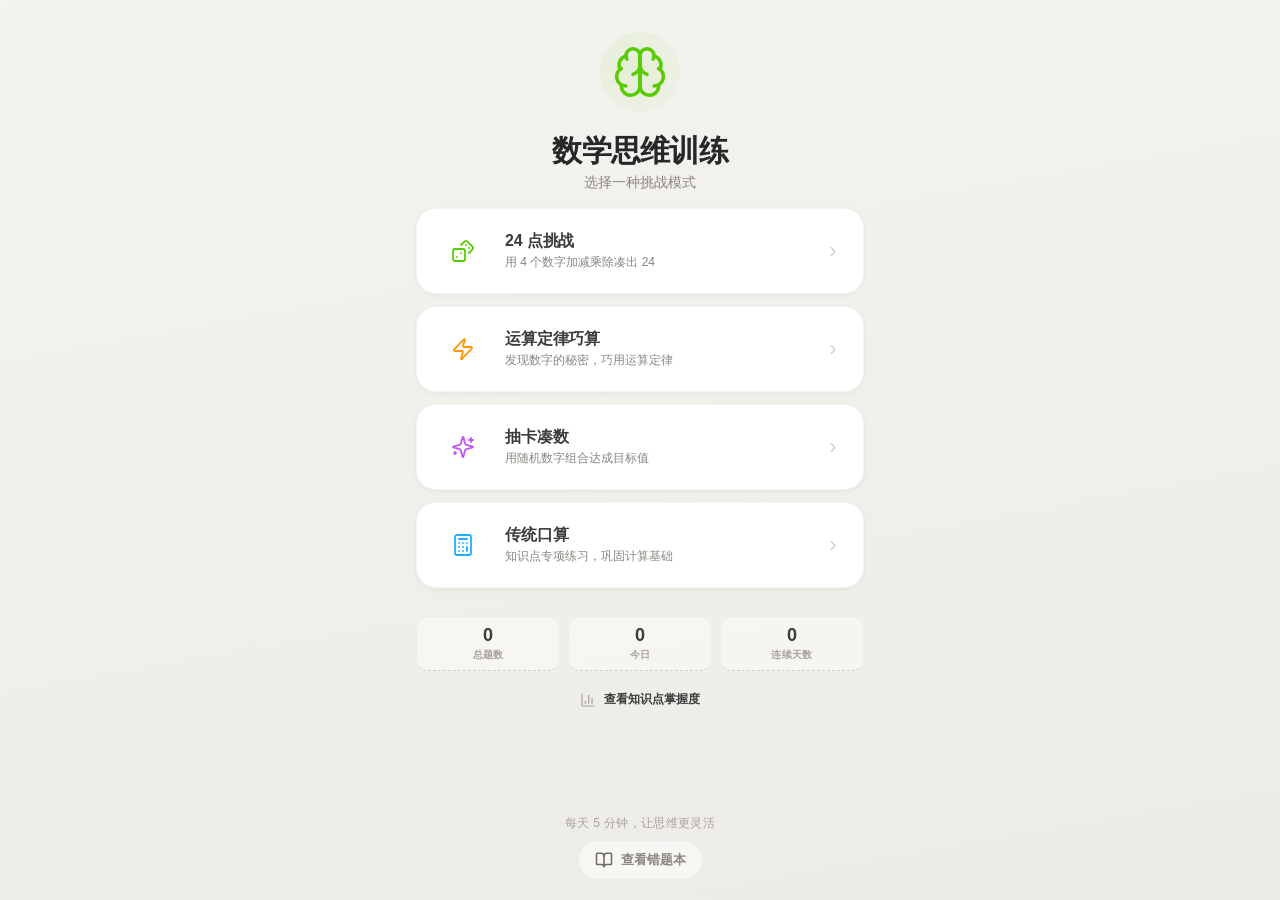
<file: index.html>
<!DOCTYPE html>
<html lang="zh-CN">
<head>
<meta charset="UTF-8">
<meta name="viewport" content="width=device-width, initial-scale=1.0, maximum-scale=1.0, user-scalable=no, viewport-fit=cover">
<link rel="icon" type="image/svg+xml" href="data:image/svg+xml,<svg xmlns='http://www.w3.org/2000/svg' viewBox='0 0 24 24' fill='none' stroke='%2358CC02' stroke-width='2' stroke-linecap='round' stroke-linejoin='round'><path d='M4 22h16a2 2 0 0 0 2-2V4a2 2 0 0 0-2-2H8a2 2 0 0 0-2 2v16a2 2 0 0 1-2 2Zm0 0a2 2 0 0 1-2-2v-9c0-1.1.9-2 2-2h2'/><path d='M18 14v4'/><path d='M10 14v4'/><path d='M14 14v4'/><path d='M14 4v6'/><path d='M10 4v6'/><path d='M12 12v.01'/></svg>">
<title>数学思维训练</title>
<link rel="manifest" href="/math-game/manifest.json">
<meta name="apple-mobile-web-app-capable" content="yes">
<meta name="apple-mobile-web-app-status-bar-style" content="default">
<meta name="apple-mobile-web-app-title" content="数学思维">
<link rel="apple-touch-icon" href="/math-game/icons/icon-192.svg">
<link rel="stylesheet" href="css/style.css">
</head>
<body>

<!-- ============================================================
     视图：首页（模式广场）
     ============================================================ -->
<div id="view-home" class="view view-home active">
  <div class="home-header">
    <div class="home-logo">
      <div class="home-logo-icon"><i data-lucide="brain" style="width:56px;height:56px;color:var(--primary);stroke-width:1.5;"></i></div>
      <h1>数学思维训练</h1>
      <p class="home-subtitle">选择一种挑战模式</p>
    </div>
  </div>

  <div class="mode-grid" id="mode-grid">
    <!-- 由 framework.js 动态渲染 -->
  </div>

  <div class="home-stats-bar" id="home-stats-bar">
    <div class="hs-item">
      <span class="hs-num" id="hs-total">0</span>
      <span class="hs-label">总题数</span>
    </div>
    <div class="hs-item">
      <span class="hs-num" id="hs-today">0</span>
      <span class="hs-label">今日</span>
    </div>
    <div class="hs-item">
      <span class="hs-num" id="hs-streak">0</span>
      <span class="hs-label">连续天数</span>
    </div>
  </div>

  <div class="home-analytics-btn" id="home-analytics-btn" onclick="showAnalytics()">
    <i data-lucide="bar-chart-3" style="width:16px;height:16px;stroke-width:1.8;"></i>
    <span>查看知识点掌握度</span>
  </div>

  <div class="g24-overlay" id="analytics-overlay" style="display:none;">
    <div class="g24-overlay-sheet">
      <div class="g24-overlay-header">
        <span class="g24-overlay-title">知识点掌握度</span>
        <button class="g24-overlay-close" id="analytics-close">✕</button>
      </div>
      <div class="g24-overlay-list" id="analytics-content"></div>
    </div>
  </div>

  <div class="home-footer">
    <span class="footer-text">每天 5 分钟，让思维更灵活</span>
  </div>

  <div class="home-wb-bar" id="home-wb-bar" onclick="showGlobalWrongBook()">
    <i data-lucide="book-open" style="width:18px;height:18px;color:var(--text-secondary)"></i>
    <span>查看错题本</span>
    <span class="home-wb-count" id="home-wb-count">0</span>
  </div>
</div>

<!-- ============================================================
     视图：模式容器
     ============================================================ -->
<div id="view-mode" class="view view-mode" style="display:none;">
  <div class="mode-top-bar">
    <button class="top-back-btn" onclick="Framework.goHome()" aria-label="返回">
      <i data-lucide="arrow-left"></i>
    </button>
    <span class="top-title" id="mode-title">模式名称</span>
    <div style="width:44px;"></div>
  </div>
  <div class="mode-scroll" id="mode-content">
    <!-- 由模式 render() 填充 -->
  </div>
</div>

<!-- ============================================================
     旧版页面（兼容传统口算模式）
     ============================================================ -->

<!-- 首页 -->
<div id="page-home" class="page page-old">
  <div class="old-top-bar">
    <button class="old-back-btn" onclick="Framework.goHome()"><i data-lucide="arrow-left"></i></button>
    <span class="old-top-title">传统口算</span>
    <div style="width:44px;"></div>
  </div>
  <div class="home-container">
    <div class="logo-area">
      <div class="logo-icon"><i data-lucide="calculator" style="width:52px;height:52px;color:var(--primary);stroke-width:1.5;"></i></div>
      <h1>数学口算大闯关</h1>
      <p class="subtitle">小学口算 · 知识点专项练习</p>
    </div>
    <div class="home-buttons">
      <button class="btn btn-primary btn-large" onclick="showPage('page-settings')">开始练习</button>
      <button class="btn btn-secondary btn-large" onclick="showWrongBook()">错题本</button>
    </div>
    <div class="home-stats" id="home-stats"></div>
    <div class="home-day-stats" id="home-day-stats"></div>
  </div>
</div>

<!-- 设置页 -->
<div id="page-settings" class="page page-old">
  <div class="old-top-bar">
    <button class="old-back-btn" onclick="Framework.goHome()"><i data-lucide="arrow-left"></i></button>
    <span class="old-top-title">练习设置</span>
    <select class="grade-select" id="grade-select" onchange="switchGrade(this.value)">
      <option value="1年级">1年级</option>
      <option value="2年级">2年级</option>
      <option value="3年级" selected>3年级</option>
      <option value="4年级">4年级</option>
      <option value="5年级">5年级</option>
      <option value="6年级">6年级</option>
    </select>
  </div>
  <div id="topic-select"></div>
</div>

<!-- 答题页 -->
<div id="page-practice" class="page page-old">
  <div class="mode-top-bar">
    <button class="top-back-btn" onclick="Framework.goHome()"><i data-lucide="arrow-left"></i></button>
    <span class="top-title">传统口算</span>
    <div style="width:44px;"></div>
  </div>
  <div class="c-play" id="c-play">
    <div class="c-play-progress">
      <div class="c-play-pb-track">
        <div class="c-play-pb-fill" id="c-progress" style="width:0%"></div>
      </div>
      <span class="c-play-step" id="c-step">1/20</span>
      <div class="c-play-score">
        <span class="c-cor"><svg xmlns="http://www.w3.org/2000/svg" viewBox="0 0 24 24" fill="none" stroke="currentColor" stroke-width="2.5" stroke-linecap="round" stroke-linejoin="round" style="width:14px;height:14px;color:var(--primary)"><polyline points="20 6 9 17 4 12"/></svg> <span id="c-correct">0</span></span>
        <span class="c-str"><span id="c-wrong">0</span></span>
      </div>
    </div>

    <div class="c-play-core">
      <div class="c-play-law" id="c-law">第 1 题 · 加减法</div>
      <div class="c-play-q" id="c-question">123 + 456 = ?</div>
      <div class="c-play-input" id="c-input-wrap">
        <span class="c-play-input-text" id="c-input-text"></span>
        <span class="c-play-cursor" id="c-cursor">|</span>
      </div>
      <div class="prac-hint-row">
        <button class="prac-hint-btn" id="prac-hint"><i data-lucide="lightbulb" style="width:14px;height:14px;vertical-align:-2px;margin-right:2px"></i> 提示</button>
      </div>
    </div>

    <div class="c-play-keys" id="c-keys">
      <div class="c-pr">
        <button class="c-key" data-v="7">7</button>
        <button class="c-key" data-v="8">8</button>
        <button class="c-key" data-v="9">9</button>
        <button class="c-key c-key-bk" data-v="bk">⌫</button>
      </div>
      <div class="c-pr">
        <button class="c-key" data-v="4">4</button>
        <button class="c-key" data-v="5">5</button>
        <button class="c-key" data-v="6">6</button>
        <button class="c-key c-key-op" data-v="−">−</button>
      </div>
      <div class="c-pr">
        <button class="c-key" data-v="1">1</button>
        <button class="c-key" data-v="2">2</button>
        <button class="c-key" data-v="3">3</button>
        <button class="c-key c-key-cl" data-v="cl">清空</button>
      </div>
      <div class="c-pr">
        <button class="c-key" data-v=".">.</button>
        <button class="c-key" data-v="0">0</button>
        <button class="c-key" data-v="/">/</button>
        <button class="c-key c-key-go" id="c-submit">确定</button>
      </div>
      <div class="c-pr c-pr-cmp" style="display:none">
        <button class="c-key c-key-cmp" data-v=">">&gt;</button>
        <button class="c-key c-key-cmp" data-v="<">&lt;</button>
        <button class="c-key c-key-cmp" data-v="=">=</button>
      </div>
    </div>

    <div class="c-fb" id="c-fb" style="display:none">
      <div class="c-fb-icon" id="c-fb-icon"></div>
      <div class="c-fb-title" id="c-fb-title"></div>
      <div class="c-fb-law" id="c-fb-law"></div>
      <div class="c-fb-bd" id="c-fb-bd"></div>
      <button class="c-fb-next" id="c-fb-next" onclick="nextQuestion()">下一题</button>
    </div>

    <div class="g24-overlay" id="prac-hint-overlay" style="display:none;">
      <div class="g24-overlay-sheet">
        <div class="g24-overlay-header">
          <span class="g24-overlay-title">解题步骤</span>
          <button class="g24-overlay-close" id="prac-hint-close">✕</button>
        </div>
        <div class="g24-overlay-list" id="prac-hint-steps"></div>
      </div>
    </div>

    <div class="c-result" id="c-result" style="display:none">
      <div class="c-result-icon" id="c-result-icon">🏆</div>
      <div class="c-result-title" id="c-result-title">完成！</div>
      <div class="c-result-ring" id="c-result-ring">
        <svg viewBox="0 0 36 36">
          <defs>
            <linearGradient id="ringGradient" x1="0%" y1="0%" x2="100%" y2="100%">
              <stop offset="0%" stop-color="var(--primary)"/>
              <stop offset="100%" stop-color="#7FDD38"/>
            </linearGradient>
          </defs>
          <circle class="c-result-ring-bg" cx="18" cy="18" r="15.9"/>
          <circle class="c-result-ring-fill" cx="18" cy="18" r="15.9"
            stroke-dasharray="100" stroke-dashoffset="100" id="c-ring-fill"/>
        </svg>
        <div class="c-result-ring-text">
          <div class="c-result-ring-pct" id="c-ring-pct">0%</div>
          <div class="c-result-ring-label">正确率</div>
        </div>
      </div>
      <div class="c-result-stats" id="c-result-stats"></div>
      <div class="c-result-cats" id="c-result-cats"></div>
      <div class="c-result-actions">
        <button class="c-result-btn c-result-btn-primary" id="c-restart" onclick="showPage('page-settings')">再来一轮</button>
        <button class="c-result-btn c-result-btn-ghost" id="c-view-wb" onclick="showWrongBook()">查看错题本</button>
      </div>
    </div>
  </div>
</div>

<!-- 结果页 -->
<div id="page-result" class="page page-old">
  <div class="old-top-bar">
    <button class="old-back-btn" onclick="Framework.goHome()"><i data-lucide="arrow-left"></i></button>
    <span class="old-top-title">传统口算</span>
    <div style="width:44px;"></div>
  </div>
  <div class="result-container">
    <div class="result-icon" id="result-icon">🏆</div>
    <h2 id="result-title">太棒了！</h2>
    <div class="result-score">
      <div class="result-number" id="result-correct">0</div>
      <div class="result-label">正确</div>
    </div>
    <div class="result-detail">
      <div class="result-item"><span>总题数</span><span id="result-total">0</span></div>
      <div class="result-item"><span>正确率</span><span id="result-rate">0%</span></div>
      <div class="result-item"><span>用时</span><span id="result-time">0 秒</span></div>
      <div class="result-item" id="result-wrong-item" style="display:none;"><span>错题数</span><span id="result-wrong-count">0</span></div>
    </div>
    <div class="result-buttons">
      <button class="btn btn-primary" onclick="showPage('page-settings')">再来一轮</button>
      <button class="btn btn-secondary" onclick="showWrongBook()">查看错题本</button>
    </div>
  </div>
</div>

<!-- 错题本 -->
<div id="page-wrongbook" class="page page-old">
  <div class="old-top-bar">
    <button class="old-back-btn" onclick="Framework.goHome()"><i data-lucide="arrow-left"></i></button>
    <span class="old-top-title">错题本</span>
    <div style="width:44px;"></div>
  </div>
  <div class="wrongbook-container">
    <div class="wrongbook-header">
      <h2>错题本</h2>
      <button class="btn btn-sm btn-danger" onclick="clearWrongBook()">清空错题本</button>
    </div>
    <div class="wrongbook-filters" id="wrongbook-filters">
      <button class="filter-btn active" data-filter="all">全部</button>
      <button class="filter-btn" data-filter="add-sub">加减法</button>
      <button class="filter-btn" data-filter="multiplication">乘法</button>
      <button class="filter-btn" data-filter="division">除法</button>
      <button class="filter-btn" data-filter="mixed">混合</button>
      <button class="filter-btn" data-filter="decimal">小数</button>
      <button class="filter-btn" data-filter="fraction">分数</button>
      <button class="filter-btn" data-filter="percent">百分数</button>
      <button class="filter-btn" data-filter="unit-convert">单位换算</button>
      <button class="filter-btn" data-filter="clever">运算定律巧算</button>
    </div>
    <div class="wrongbook-stats" id="wrongbook-stats"></div>
    <table class="wb-table">
      <thead>
        <tr>
          <th>题目</th>
          <th>错次</th>
          <th>正确答案</th>
          <th>你的答案</th>
        </tr>
      </thead>
      <tbody id="wrongbook-list"></tbody>
    </table>
    <div class="wrongbook-actions">
      <button class="btn btn-primary" onclick="retryWrongQuestions()">重练错题</button>
    </div>
  </div>
</div>

<!-- 错题重练页 -->
<div id="page-retry" class="page page-old">
  <div class="mode-top-bar">
    <button class="top-back-btn" onclick="quitRetry()"><i data-lucide="arrow-left"></i></button>
    <span class="top-title">错题重练</span>
    <div style="width:44px;"></div>
  </div>
  <div class="c-play" id="retry-play">
    <div class="c-play-progress">
      <div class="c-play-pb-track">
        <div class="c-play-pb-fill" id="retry-progress-fill" style="width:0%"></div>
      </div>
      <span class="c-play-step" id="retry-step">1/20</span>
      <div class="c-play-score">
        <span class="c-cor"><svg xmlns="http://www.w3.org/2000/svg" viewBox="0 0 24 24" fill="none" stroke="currentColor" stroke-width="2.5" stroke-linecap="round" stroke-linejoin="round" style="width:14px;height:14px;color:var(--primary)"><polyline points="20 6 9 17 4 12"/></svg> <span id="retry-correct">0</span></span>
        <span class="c-str"><span id="retry-wrong">0</span></span>
      </div>
    </div>

    <div class="c-play-core">
      <div class="c-play-law" id="retry-law">错题重练</div>
      <div class="c-play-q" id="retry-question-text">?</div>
      <div class="c-play-input" id="retry-input-wrap">
        <span class="c-play-input-text" id="retry-input-text"></span>
        <span class="c-play-cursor" id="retry-cursor">|</span>
      </div>
    </div>

    <div class="c-play-keys" id="retry-keys">
      <div class="c-pr">
        <button class="c-key" data-v="7">7</button>
        <button class="c-key" data-v="8">8</button>
        <button class="c-key" data-v="9">9</button>
        <button class="c-key c-key-bk" data-v="bk">⌫</button>
      </div>
      <div class="c-pr">
        <button class="c-key" data-v="4">4</button>
        <button class="c-key" data-v="5">5</button>
        <button class="c-key" data-v="6">6</button>
        <button class="c-key c-key-op" data-v="−">−</button>
      </div>
      <div class="c-pr">
        <button class="c-key" data-v="1">1</button>
        <button class="c-key" data-v="2">2</button>
        <button class="c-key" data-v="3">3</button>
        <button class="c-key c-key-cl" data-v="cl">清空</button>
      </div>
      <div class="c-pr">
        <button class="c-key" data-v=".">.</button>
        <button class="c-key" data-v="0">0</button>
        <button class="c-key" data-v="/">/</button>
        <button class="c-key c-key-go" id="c-submit">确定</button>
      </div>
      <div class="c-pr c-pr-cmp" style="display:none">
        <button class="c-key c-key-cmp" data-v=">">&gt;</button>
        <button class="c-key c-key-cmp" data-v="<">&lt;</button>
        <button class="c-key c-key-cmp" data-v="=">=</button>
      </div>
    </div>

    <div class="c-fb" id="retry-fb">
      <div class="c-fb-icon" id="retry-fb-icon"></div>
      <div class="c-fb-title" id="retry-fb-title"></div>
      <div class="c-fb-law" id="retry-fb-law"></div>
      <div class="c-fb-bd" id="retry-fb-detail"></div>
      <button class="c-fb-next" id="retry-fb-next">下一题</button>
    </div>

    <div class="c-result" id="retry-result" style="display:none">
      <div class="c-result-icon" id="retry-result-icon">🏆</div>
      <div class="c-result-title" id="retry-result-title">完成！</div>
      <div class="c-result-ring" id="retry-result-ring">
        <svg viewBox="0 0 36 36">
          <circle class="c-result-ring-bg" cx="18" cy="18" r="15.9"/>
          <circle class="c-result-ring-fill" cx="18" cy="18" r="15.9"
            stroke-dasharray="100" stroke-dashoffset="100" id="retry-ring-fill"/>
        </svg>
        <div class="c-result-ring-text">
          <div class="c-result-ring-pct" id="retry-ring-pct">0%</div>
          <div class="c-result-ring-label">正确率</div>
        </div>
      </div>
      <div class="c-result-stats" id="retry-result-stats"></div>
      <div class="c-result-actions">
        <button class="c-result-btn c-result-btn-primary" id="retry-restart" onclick="retryWrongQuestions()">再练一轮</button>
        <button class="c-result-btn c-result-btn-ghost" id="retry-back-wb" onclick="showPage('page-wrongbook')">返回错题本</button>
      </div>
    </div>
  </div>
</div>

<!-- ============================================================
     Scripts
     ============================================================ -->
<script src="js/lucide.js"></script>
<script src="js/knowledge.js?v=2"></script>
<script src="js/questions.js?v=4"></script>
<script src="js/wrongbook.js"></script>
<script src="js/stats.js"></script>
<script src="js/sound.js"></script>
<script src="js/framework.js"></script>
<script src="js/modes/game24.js?v=2"></script>
<script src="js/modes/clever.js?v=1"></script>
<script src="js/modes/card-draw.js"></script>
<script src="js/app.js?v=6"></script>
<script>
// ============================================================
// 框架初始化
// ============================================================

// 注入公用服务
Framework.sound = Sound;
Framework.stats = Stats;

// 模式卡片数据（用于渲染首页 + 注册到框架）
// 模式 JS 文件通过 Framework.provideRender() 补充 render 函数
const MODE_CARDS = [
  { id: 'game24',        name: '24 点挑战',     icon: 'dices',       desc: '用 4 个数字加减乘除凑出 24',        color: 'var(--primary)',  tag: null,   tagColor: null },
  { id: 'clever',        name: '运算定律巧算',   icon: 'zap',         desc: '发现数字的秘密，巧用运算定律',       color: 'var(--orange)',   tag: null, tagColor: null },
  { id: 'card-draw',     name: '抽卡凑数',       icon: 'sparkles',    desc: '用随机数字组合达成目标值',             color: 'var(--purple)',   tag: null, tagColor: null },
  { id: 'practice',      name: '传统口算',       icon: 'calculator',  desc: '知识点专项练习，巩固计算基础',        color: 'var(--blue)',     tag: null,   tagColor: null },
];

// 注册所有模式到框架（有独立 JS 文件的模式自行注册，这里跳过）
const SELF_REGISTERED = ['game24', 'clever', 'card-draw'];
MODE_CARDS.forEach(m => {
  if (!SELF_REGISTERED.includes(m.id)) {
    Framework.register(m);
  }
});

// 渲染模式卡片
function renderModeGrid() {
  const grid = document.getElementById('mode-grid');
  grid.innerHTML = MODE_CARDS.map((m, i) => `
    <div class="mode-card" onclick="Framework.navigate('${m.id}')" style="animation-delay:${i * 80}ms">
      <div class="mode-card-icon" style="background:${m.color}20;color:${m.color}">
        <i data-lucide="${m.icon}"></i>
      </div>
      <div class="mode-card-body">
        <div class="mode-card-title">${m.name}</div>
        <div class="mode-card-desc">${m.desc}</div>
        ${m.tag ? `<div class="mode-card-badges"><span class="mode-badge" style="background:${m.tagColor}20;color:${m.tagColor}">${m.tag}</span></div>` : ''}
      </div>
      <div class="mode-card-arrow">›</div>
    </div>
  `).join('');

  // 渲染 Lucide 图标
  if (typeof lucide !== 'undefined') {
    lucide.createIcons();
  }
}

// 注册 Service Worker（PWA）
if ('serviceWorker' in navigator) {
  navigator.serviceWorker.register('/math-game/service-worker.js');
}

renderModeGrid();

// 加载完毕初始化
document.addEventListener('DOMContentLoaded', () => {
  if (typeof lucide !== 'undefined') {
    lucide.createIcons();
  }
  // 首页统计
  if (typeof updateHomeStats === 'function') {
    updateHomeStats();
  }
  // 错题本计数
  if (typeof updateWbBadge === 'function') updateWbBadge();
});
</script>
</body>
</html>
</file>
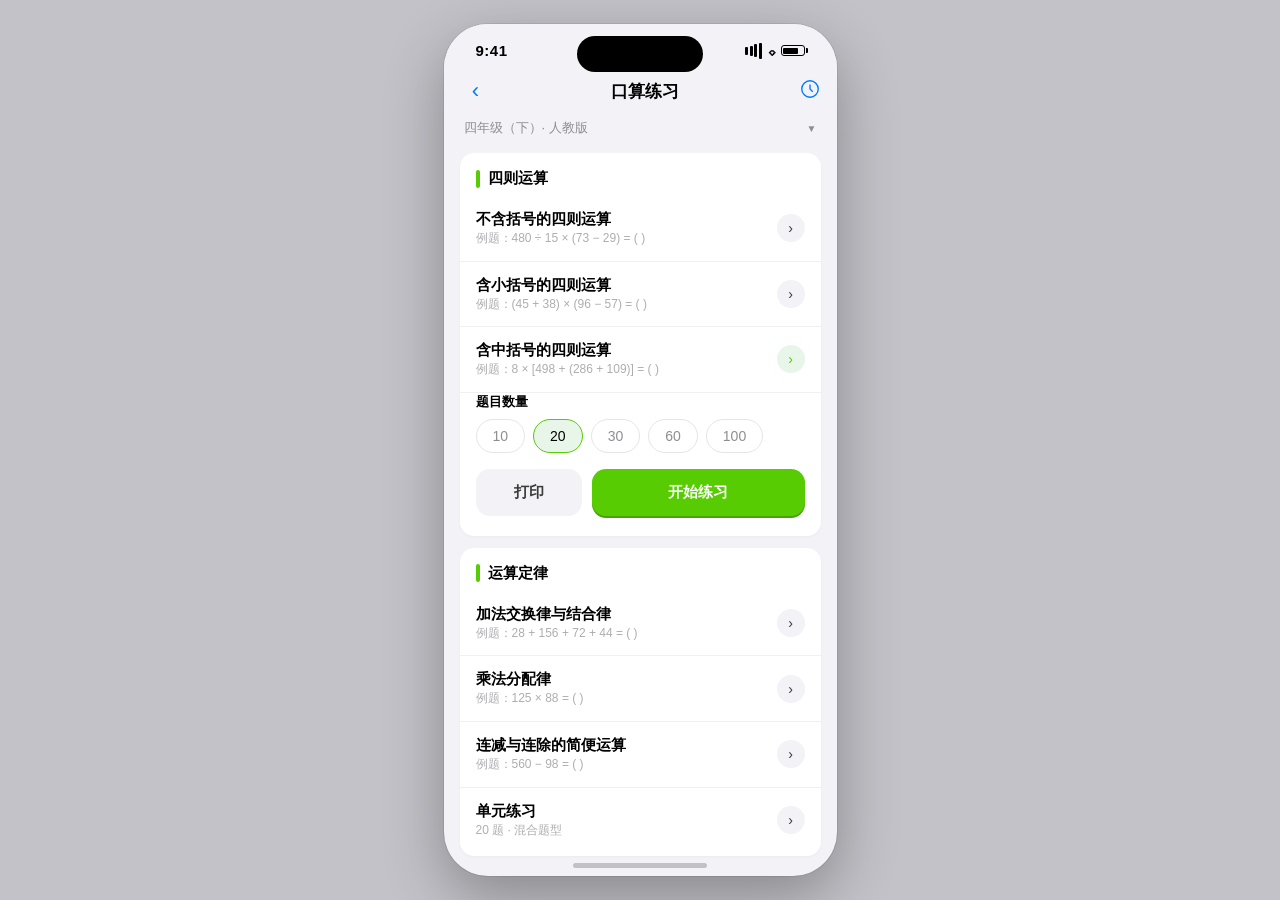
<file: docs/ios-mockup.html>
<!DOCTYPE html>
<html lang="zh-CN">
<head>
<meta charset="UTF-8">
<meta name="viewport" content="width=device-width, initial-scale=1.0">
<title>口算练习 — iOS 原型</title>
<style>
*{margin:0;padding:0;box-sizing:border-box}
body{
  background:#c2c2c8;
  display:flex;
  justify-content:center;
  align-items:center;
  min-height:100vh;
  font-family:-apple-system,'PingFang SC','Helvetica Neue',sans-serif;
}
.phone{
  width:393px;
  height:852px;
  background:#f2f2f7;
  border-radius:44px;
  overflow:hidden;
  box-shadow:0 0 0 1px rgba(0,0,0,.08),0 20px 60px rgba(0,0,0,.3);
  position:relative;
}
/* Dynamic Island */
.dynamic-island{
  position:absolute;
  top:12px;
  left:50%;
  transform:translateX(-50%);
  width:126px;
  height:36px;
  background:#000;
  border-radius:20px;
  z-index:20;
}
/* Status Bar */
.status-bar{
  display:flex;
  justify-content:space-between;
  align-items:center;
  padding:18px 32px 8px;
  font-size:14px;
  font-weight:600;
  color:#000;
  background:#f2f2f7;
  position:relative;
  z-index:10;
}
.status-left{font-weight:700;letter-spacing:.5px;font-size:15px}
.status-right{display:flex;align-items:center;gap:6px}
.signal{display:flex;gap:1.5px;align-items:center}
.signal span{width:3px;background:#000;border-radius:1px}
.signal span:nth-child(1){height:8px}
.signal span:nth-child(2){height:10px}
.signal span:nth-child(3){height:13px}
.signal span:nth-child(4){height:16px}
.wifi{font-size:14px;line-height:1}
.battery{width:24px;height:11px;border:1.5px solid #000;border-radius:3px;position:relative;display:flex;align-items:center;padding:1.5px}
.battery-inner{width:80%;height:100%;background:#000;border-radius:1px}
.battery:after{content:'';position:absolute;right:-4px;width:2px;height:5px;background:#000;border-radius:0 1px 1px 0}
/* Nav */
.nav{
  display:flex;
  align-items:center;
  justify-content:space-between;
  padding:8px 16px 12px;
  background:#f2f2f7;
}
.nav-back{width:32px;height:32px;display:flex;align-items:center;justify-content:center;font-size:22px;color:#007aff;font-weight:300;cursor:default}
.nav-title{font-size:17px;font-weight:600;color:#000}
.nav-right{width:32px;height:32px;display:flex;align-items:center;justify-content:center}
.nav-clock svg{width:22px;height:22px;stroke:#007aff;fill:none;stroke-width:1.5}
/* Filter Row */
.filter-row{
  display:flex;
  align-items:center;
  justify-content:space-between;
  padding:0 20px 16px;
  background:#f2f2f7;
}
.filter-text{font-size:13px;color:#8e8e93}
.filter-arrow{font-size:10px;color:#8e8e93;margin-left:4px}
.filter-right{display:flex;align-items:center}
/* Content */
.content{
  padding:0 16px 20px;
  display:flex;
  flex-direction:column;
  gap:12px;
  overflow-y:auto;
  height:calc(100% - 140px);
}
/* Card */
.card{
  background:#fff;
  border-radius:14px;
  padding:4px 0;
  box-shadow:0 1px 3px rgba(0,0,0,.04);
}
.card-header{
  display:flex;
  align-items:center;
  gap:8px;
  padding:12px 16px 8px;
}
.card-accent{
  width:4px;
  height:18px;
  border-radius:2px;
  background:#58cc02;
  flex-shrink:0;
}
.card-title{
  font-size:15px;
  font-weight:600;
  color:#000;
}
/* Topic Items */
.topic-item{
  display:flex;
  align-items:center;
  justify-content:space-between;
  padding:14px 16px;
  border-bottom:1px solid #f0f0f0;
  cursor:default;
}
.topic-item:last-child{border-bottom:none}
.topic-left{flex:1;min-width:0}
.topic-name{font-size:15px;font-weight:600;color:#000;margin-bottom:2px}
.topic-example{font-size:12px;color:#aeaeb2;line-height:1.3}
.topic-toggle{
  width:28px;height:28px;border-radius:14px;
  background:#f2f2f7;
  display:flex;align-items:center;justify-content:center;
  font-size:14px;color:#3c3c3c;
  flex-shrink:0;
  margin-left:12px;
}
.topic-toggle.open{background:#e8f5e9;color:#58cc02}
/* Expanded */
.expanded{padding:0 16px 16px}
.expand-label{font-size:13px;font-weight:600;color:#000;margin-bottom:8px}
.capsule-row{display:flex;gap:8px;margin-bottom:16px}
.capsule{
  padding:8px 16px;border-radius:20px;font-size:14px;font-weight:500;
  border:1px solid #e5e5ea;background:#fff;color:#8e8e93;
  cursor:default;
}
.capsule.active{border-color:#58cc02;background:#e8f5e9;color:#000}
.action-row{display:flex;gap:10px}
.btn-secondary{
  flex:1;padding:14px 0;border-radius:14px;border:none;
  background:#f2f2f7;color:#3c3c3c;font-size:15px;font-weight:600;
  text-align:center;cursor:default;
}
.btn-primary{
  flex:2;padding:14px 0;border-radius:14px;border:none;
  background:#58cc02;color:#fff;font-size:15px;font-weight:700;
  text-align:center;cursor:default;
  box-shadow:0 2px 0 #46a302;
}
/* Bottom bar */
.home-bar{
  position:absolute;
  bottom:8px;
  left:50%;
  transform:translateX(-50%);
  width:134px;
  height:5px;
  background:#000;
  border-radius:2.5px;
  opacity:.2;
}
</style>
</head>
<body>
<div class="phone">
  <div class="dynamic-island"></div>
  <div class="status-bar">
    <div class="status-left">9:41</div>
    <div class="status-right">
      <div class="signal"><span></span><span></span><span></span><span></span></div>
      <div class="wifi">⌔</div>
      <div class="battery"><div class="battery-inner"></div></div>
    </div>
  </div>

  <div class="nav">
    <div class="nav-back">‹</div>
    <div class="nav-title">口算练习</div>
    <div class="nav-clock">
      <svg viewBox="0 0 24 24"><circle cx="12" cy="12" r="9"/><path d="M12 7v5l3 3"/></svg>
    </div>
  </div>

  <div class="filter-row">
    <div class="filter-text">四年级（下）· 人教版</div>
    <div class="filter-right"><span class="filter-arrow">▼</span></div>
  </div>

  <div class="content">

    <!-- Card 1 -->
    <div class="card">
      <div class="card-header">
        <div class="card-accent"></div>
        <div class="card-title">四则运算</div>
      </div>
      <div class="topic-item">
        <div class="topic-left">
          <div class="topic-name">不含括号的四则运算</div>
          <div class="topic-example">例题：480 ÷ 15 × (73 − 29) = ( )</div>
        </div>
        <div class="topic-toggle">›</div>
      </div>
      <div class="topic-item">
        <div class="topic-left">
          <div class="topic-name">含小括号的四则运算</div>
          <div class="topic-example">例题：(45 + 38) × (96 − 57) = ( )</div>
        </div>
        <div class="topic-toggle">›</div>
      </div>
      <div class="topic-item">
        <div class="topic-left">
          <div class="topic-name">含中括号的四则运算</div>
          <div class="topic-example">例题：8 × [498 + (286 + 109)] = ( )</div>
        </div>
        <div class="topic-toggle open">›</div>
      </div>
      <!-- Expanded -->
      <div class="expanded">
        <div class="expand-label">题目数量</div>
        <div class="capsule-row">
          <div class="capsule">10</div>
          <div class="capsule active">20</div>
          <div class="capsule">30</div>
          <div class="capsule">60</div>
          <div class="capsule">100</div>
        </div>
        <div class="action-row">
          <div class="btn-secondary">打印</div>
          <div class="btn-primary">开始练习</div>
        </div>
      </div>
    </div>

    <!-- Card 2 -->
    <div class="card">
      <div class="card-header">
        <div class="card-accent"></div>
        <div class="card-title">运算定律</div>
      </div>
      <div class="topic-item">
        <div class="topic-left">
          <div class="topic-name">加法交换律与结合律</div>
          <div class="topic-example">例题：28 + 156 + 72 + 44 = ( )</div>
        </div>
        <div class="topic-toggle">›</div>
      </div>
      <div class="topic-item">
        <div class="topic-left">
          <div class="topic-name">乘法分配律</div>
          <div class="topic-example">例题：125 × 88 = ( )</div>
        </div>
        <div class="topic-toggle">›</div>
      </div>
      <div class="topic-item">
        <div class="topic-left">
          <div class="topic-name">连减与连除的简便运算</div>
          <div class="topic-example">例题：560 − 98 = ( )</div>
        </div>
        <div class="topic-toggle">›</div>
      </div>
      <div class="topic-item" style="border-bottom:none;">
        <div class="topic-left">
          <div class="topic-name">单元练习</div>
          <div class="topic-example">20 题 · 混合题型</div>
        </div>
        <div class="topic-toggle">›</div>
      </div>
    </div>

    <!-- Card 3 -->
    <div class="card">
      <div class="card-header">
        <div class="card-accent"></div>
        <div class="card-title">小数加减法</div>
      </div>
      <div class="topic-item" style="border-bottom:none;">
        <div class="topic-left">
          <div class="topic-name">小数进位加减法</div>
          <div class="topic-example">例题：27.35 + 18.67 = ( )</div>
        </div>
        <div class="topic-toggle">›</div>
      </div>
    </div>

  </div>

  <div class="home-bar"></div>
</div>
</body>
</html>
</file>
<file: css/style.css>
/* ============================================================
   数学思维训练 — 样式系统
   Design tokens: Duolingo warm-neural palette
   Sections:
     1.  Design Tokens
     2.  Reset & Base
     3.  View System
     4.  Home Page
     5.  Mode Top Bar
     6.  Buttons
     7.  Game24 Mode
     8.  Clever: Selection
     9.  Clever: Play
    10.  Clever: Feedback
    11.  Clever: Result
    12.  Old Page Compat
    13.  Practice Play
    14.  Settings
    15.  Wrong Book
    16.  Result Page
    17.  Retry
    18.  Animations
    19.  Responsive
   ============================================================ */

/* ============================================================
   1.  Design Tokens
   ============================================================ */
:root {
  /* Neutral scale */
  --n50: #f7f6f3;
  --n100: #f2f0eb;
  --n150: #e8e5df;
  --n200: #e4e4e7;
  --n250: #d4d1ca;
  --n300: #a8a49d;
  --n400: #8a8680;
  --n500: #6d6964;
  --n600: #55514c;
  --n700: #3c3c3c;
  --n800: #27272a;
  --n900: #1a1a18;

  /* Semantic */
  --primary: #58CC02;
  --primary-light: #46a302;
  --primary-dark: #3a8a02;
  --primary-ring: rgba(88, 204, 2, 0.35);
  --primary-shadow: rgba(88, 204, 2, 0.3);
  --primary-shadow-lg: rgba(88, 204, 2, 0.5);
  --blue: #1cb0f6;
  --orange: #ff9600;
  --orange-dark: #ff7800;
  --purple: #c054f7;
  --red: #FF4B4B;
  --gold: #ff9600;
  --gold-dark: #ff7800;

  /* Surfaces */
  --bg: #f2f0eb;
  --surface: #ffffff;
  --overlay: rgba(0, 0, 0, 0.5);

  /* Text */
  --text: #3c3c3c;
  --text-secondary: #6d6964;
  --text-tertiary: #a8a49d;

  /* Borders */
  --border: #e4e4e7;
  --border-light: #dcdcdc;

  /* Shadows */
  --shadow-sm: 0 1px 3px rgba(0, 0, 0, 0.06);
  --shadow-md: 0 4px 12px rgba(0, 0, 0, 0.08);
  --shadow-lg: 0 8px 24px rgba(0, 0, 0, 0.12);
  --shadow-xl: 0 12px 48px rgba(0, 0, 0, 0.2);

  /* Radius */
  --r-sm: 8px;
  --r-md: 12px;
  --r-lg: 16px;
  --r-xl: 20px;
  --r-2xl: 24px;
  --r-full: 9999px;

  /* Spacing */
  --s1: 4px;
  --s2: 8px;
  --s3: 12px;
  --s4: 16px;
  --s5: 20px;
  --s6: 24px;
  --s8: 32px;
  --s10: 40px;
  --s12: 48px;

  /* Typography */
  --font-display: -apple-system, 'PingFang SC', 'Microsoft YaHei', 'Noto Sans SC', sans-serif;
  --font-body: -apple-system, 'PingFang SC', 'Microsoft YaHei', 'Noto Sans SC', sans-serif;

  /* Easing */
  --ease-spring: cubic-bezier(0.34, 1.56, 0.64, 1);
  --ease-smooth: cubic-bezier(0.4, 0, 0.2, 1);
  --fast: 0.15s;
  --std: 0.2s;
  --slow: 0.3s;
}

/* ============================================================
   2.  Reset & Base
   ============================================================ */
*, *::before, *::after { box-sizing: border-box; margin: 0; padding: 0; }

body {
  font-family: var(--font-body);
  background: var(--bg);
  color: var(--text);
  min-height: 100dvh;
  -webkit-font-smoothing: antialiased;
}

/* Scrollbar */
::-webkit-scrollbar { width: 6px; }
::-webkit-scrollbar-track { background: transparent; }
::-webkit-scrollbar-thumb { background: var(--primary); border-radius: 4px; }

/* ============================================================
   3.  View System
   ============================================================ */
.view { display: none; flex-direction: column; min-height: 100dvh; max-width: 480px; margin: 0 auto; padding: 0 var(--s4); }
.view.active { display: flex; overflow: hidden; }

.view-mode { padding: 0; flex-direction: column; height: 100dvh; }
.mode-scroll { flex: 1; overflow-y: auto; -webkit-overflow-scrolling: touch; padding: var(--s4); outline: none; }

/* ============================================================
   4.  Home Page
   ============================================================ */
body {
  background: linear-gradient(170deg, #f5f3ef 0%, #f2f0eb 40%, #edebe5 100%);
}
.view-home {
  padding-top: var(--s8); align-items: center;
  overflow-y: auto;
}

/* Header */
.home-header { text-align: center; margin-bottom: var(--s4); position: relative; }
.home-logo { text-align: center; }

.home-logo-icon {
  font-size: 56px; line-height: 1; margin-bottom: var(--s3);
  display: inline-flex; align-items: center; justify-content: center;
  width: 80px; height: 80px;
  background: linear-gradient(135deg, rgba(88,204,2,0.08) 0%, rgba(88,204,2,0.03) 100%);
  border-radius: var(--r-full);
  position: relative;
}
.home-logo-icon::after {
  content: ''; position: absolute; inset: -4px;
  border-radius: var(--r-full);
  background: radial-gradient(50% 50% at 50% 50%, rgba(88,204,2,0.06) 0%, transparent 70%);
  pointer-events: none;
}
.home-logo-icon i { position: relative; z-index: 1; }

.home-logo h1 {
  font-size: 30px; font-weight: 900; color: var(--n800);
  letter-spacing: -0.025em; line-height: 1.25;
  margin-top: var(--s2);
}
.home-subtitle { font-size: 14px; color: var(--n400); font-weight: 500; margin-top: var(--s1); }



/* Mode cards grid */
.mode-grid {
  display: flex; flex-direction: column; gap: var(--s3);
  width: 100%; padding: 0 0 var(--s4);
}

.mode-card {
  display: flex; align-items: center; gap: var(--s4);
  padding: var(--s4) var(--s5);
  background: var(--surface); border-radius: var(--r-xl);
  cursor: pointer;
  box-shadow: 0 1px 4px rgba(0,0,0,0.04), 0 2px 8px rgba(0,0,0,0.02);
  border: 1.5px solid rgba(0,0,0,0.04);
  transition: all var(--std) var(--ease-spring);
  animation: cardSlide .3s var(--ease-spring) backwards;
  position: relative;
}
.mode-card:nth-child(1) { animation-delay: 0ms; }
.mode-card:nth-child(2) { animation-delay: 60ms; }
.mode-card:nth-child(3) { animation-delay: 120ms; }
.mode-card:nth-child(4) { animation-delay: 180ms; }
.mode-card:nth-child(5) { animation-delay: 240ms; }

.mode-card:hover {
  border-color: rgba(88,204,2,0.15);
  box-shadow: 0 4px 16px rgba(0,0,0,0.06), 0 2px 4px rgba(0,0,0,0.03);
  transform: translateY(-2px);
}
.mode-card:active {
  transform: scale(0.985);
  box-shadow: 0 1px 4px rgba(0,0,0,0.04);
}

/* Icon in circular base */
.mode-card-icon {
  width: 52px; height: 52px;
  border-radius: var(--r-lg);
  display: flex; align-items: center; justify-content: center;
  flex-shrink: 0; font-size: 24px;
}
.mode-card-icon svg { width: 24px; height: 24px; stroke-width: 1.8; }

/* Card body */
.mode-card-body { flex: 1; min-width: 0; }
.mode-card-title { font-size: 16px; font-weight: 800; color: var(--n700); letter-spacing: -0.01em; line-height: 1.3; }
.mode-card-desc { font-size: 12px; color: var(--n400); margin-top: 2px; line-height: 1.35; }

/* Badges */
.mode-card-badges { display: flex; gap: 4px; margin-top: 4px; flex-wrap: wrap; }
.mode-badge {
  font-size: 10px; font-weight: 700; padding: 2px 9px;
  border-radius: var(--r-full); letter-spacing: 0.04em;
}

/* Right arrow */
.mode-card-arrow {
  font-size: 22px; color: var(--n250); font-weight: 400;
  flex-shrink: 0; width: 20px; text-align: center;
  transition: color var(--fast), transform var(--fast);
}
.mode-card:hover .mode-card-arrow { color: var(--n400); }

/* Card entry animation */
@keyframes cardSlide {
  from { opacity: 0; transform: translateY(8px); }
  to { opacity: 1; transform: translateY(0); }
}

/* Footer section */
.home-footer {
  text-align: center; padding: var(--s2) 0 var(--s1);
  margin-top: auto;
}
.footer-text {
  font-size: 12px; color: var(--n300); font-weight: 500;
  letter-spacing: 0.03em;
}

/* Stats bar */
.home-stats-bar {
  display: flex; gap: var(--s2); width: 100%;
  padding: var(--s2) 0; margin-top: var(--s1);
}
.hs-item {
  flex: 1; background: rgba(255,255,255,0.45);
  border-radius: var(--r-md); padding: var(--s2) var(--s1);
  text-align: center; backdrop-filter: blur(4px);
  border: 1px solid rgba(0,0,0,0.03);
}
.hs-num {
  display: block; font-size: 18px; font-weight: 900;
  color: var(--n700); line-height: 1.2;
}
.hs-label {
  display: block; font-size: 10px; font-weight: 600;
  color: var(--n300); margin-top: 2px;
  letter-spacing: 0.03em;
}

/* Analytics entry */
.home-analytics-btn {
  display: flex; align-items: center; gap: var(--s2); justify-content: center;
  padding: var(--s2) var(--s4); cursor: pointer; width: 100%;
  border-radius: var(--r-md); transition: all var(--fast) var(--ease-smooth);
  margin-top: var(--s1);
}
.home-analytics-btn span { font-size: 12px; font-weight: 600; color: var(--n350); }
.home-analytics-btn svg { color: var(--n300); }
.home-analytics-btn:hover { background: rgba(255,255,255,0.4); }
.home-analytics-btn:hover span { color: var(--n400); }

/* Topic analysis section (inside overlay) */
.home-topic-section { width: 100%; margin-top: var(--s1); }
.ht-header {
  font-size: 11px; font-weight: 700; color: var(--n300);
  letter-spacing: 0.04em; margin-bottom: var(--s2);
}
.ht-row {
  display: flex; align-items: center; gap: var(--s2);
  padding: var(--s1) 0; font-size: 12px;
}
.ht-label { width: 70px; font-weight: 600; color: var(--n500); flex-shrink: 0; }
.ht-bar { flex: 1; height: 6px; background: var(--n100); border-radius: 3px; overflow: hidden; }
.ht-fill { height: 100%; border-radius: 3px; transition: width 0.6s var(--ease-spring); }
.ht-num { width: 36px; text-align: right; font-weight: 700; color: var(--n400); font-size: 11px; }
.ht-empty { font-size: 11px; color: var(--n300); padding: var(--s1) 0; text-align: center; }

/* Wrong book entry */
.home-wb-bar {
  display: flex; align-items: center; gap: var(--s2); justify-content: center;
  padding: 10px var(--s4);
  background: rgba(255,255,255,0.55);
  backdrop-filter: blur(8px);
  -webkit-backdrop-filter: blur(8px);
  border: 1px solid rgba(0,0,0,0.04);
  border-radius: var(--r-full);
  cursor: pointer;
  transition: all var(--fast) var(--ease-smooth);
  margin: var(--s1) 0 var(--s5);
}
.home-wb-bar:hover {
  background: rgba(255,255,255,0.75);
  border-color: rgba(88,204,2,0.15);
}
.home-wb-bar span { font-size: 13px; font-weight: 600; color: var(--n400); }
.home-wb-bar svg { width: 16px; height: 16px; color: var(--n300); }
.home-wb-count {
  font-size: 11px; font-weight: 700; color: var(--surface); background: var(--primary);
  min-width: 18px; height: 18px; display: flex; align-items: center; justify-content: center;
  border-radius: var(--r-full); padding: 0 5px;
  margin-left: 2px;
}

/* ============================================================
   5.  Mode Top Bar
   ============================================================ */
.mode-top-bar {
  display: flex; align-items: center; justify-content: space-between;
  padding: var(--s3) var(--s4); background: var(--surface);
  border-radius: 0 0 var(--r-xl) var(--r-xl); box-shadow: var(--shadow-md); flex-shrink: 0;
}
.top-back-btn {
  width: 44px; height: 44px; display: flex; align-items: center; justify-content: center;
  border: none; border-radius: var(--r-md); background: transparent;
  color: var(--text-secondary); cursor: pointer; transition: all var(--fast) var(--ease-smooth);
}
.top-back-btn:hover { background: var(--n100); color: var(--text); }
.top-back-btn i { width: 24px; height: 24px; }
.top-title { font-size: 17px; font-weight: 800; color: var(--text); }

/* ============================================================
   6.  Buttons
   ============================================================ */
.btn {
  display: inline-flex; align-items: center; justify-content: center; gap: 6px;
  padding: var(--s3) var(--s5); border: none; border-radius: var(--r-md);
  font-size: 15px; font-weight: 600; cursor: pointer;
  transition: all var(--std) var(--ease-spring); font-family: var(--font-body);
  position: relative; overflow: hidden;
}
.btn:active { transform: scale(0.97); }
.btn:disabled { opacity: 0.4; cursor: not-allowed; transform: none; }

.btn-primary {
  background: linear-gradient(135deg, var(--primary) 0%, #4CAF00 100%); color: #fff;
  box-shadow: 0 4px 16px var(--primary-ring);
}
.btn-primary:hover:not(:disabled) { transform: translateY(-2px); box-shadow: 0 6px 20px var(--primary-shadow-lg); }

.btn-secondary { background: var(--n800); color: #fff; }
.btn-secondary:hover:not(:disabled) { background: var(--n700); }

.btn-danger { background: var(--red); color: #fff; font-size: 13px; padding: var(--s2) var(--s4); }
.btn-ghost {
  background: var(--surface); color: var(--text-secondary);
  border: 1.5px solid var(--n150); box-shadow: 0 2px 8px rgba(0,0,0,0.04);
}
.btn-ghost:hover { border-color: var(--n200); background: var(--n50); }

.btn-text { background: transparent; color: var(--text-tertiary); font-weight: 500; }
.btn-text:hover { color: var(--text); background: var(--n100); }

.btn-large { padding: var(--s4) var(--s8); font-size: 18px; border-radius: var(--r-lg); }
.btn-sm { padding: var(--s2) var(--s3); font-size: 13px; border-radius: var(--r-sm); }

/* ============================================================
   7.  Game24 Mode
   ============================================================ */
.game24-wrap {
  display: flex; flex-direction: column; gap: var(--s4); padding: var(--s3) 0;
  max-width: 420px; margin: 0 auto; min-height: 100%;
}

/* Header: diff + score */
.game24-header { display: flex; align-items: center; justify-content: space-between; }
.game24-difficulty { display: flex; gap: var(--s2); }
.g24-diff-btn {
  padding: var(--s1) var(--s3); border: 2px solid var(--n150); border-radius: var(--r-full);
  background: var(--surface); font-size: 13px; font-weight: 700; cursor: pointer;
  font-family: inherit; transition: all var(--fast) var(--ease-spring);
  color: var(--text-secondary);
}
.g24-diff-btn:hover { border-color: var(--n250); }
.g24-diff-btn.active { border-color: var(--primary); background: #F0FDE7; color: var(--primary); }

.game24-score { display: flex; align-items: center; gap: var(--s3); font-size: 13px; font-weight: 700; color: var(--text-secondary); }
.correct-count { color: var(--primary); }
.wrong-count { color: var(--red); }

/* Number cards */
.game24-cards { display: flex; gap: var(--s3); justify-content: center; padding: var(--s4) 0; }
.game24-number {
  width: 68px; height: 86px; background: var(--surface); border: 2px solid var(--n150);
  border-radius: var(--r-lg); display: flex; align-items: center; justify-content: center;
  font-size: 32px; font-weight: 900; color: var(--text); cursor: pointer;
  box-shadow: var(--shadow-sm); transition: all var(--fast) var(--ease-spring);
  font-family: var(--font-display);
}
.game24-number:hover { border-color: var(--primary); transform: translateY(-4px); box-shadow: var(--shadow-md); }
.game24-number.selected { border-color: var(--primary); background: #F0FDE7; transform: translateY(-4px); box-shadow: 0 4px 12px var(--primary-ring); }
.card-used { opacity: 0.3; pointer-events: none; }
.card-need-op { border-color: var(--orange); animation: cPulse 1s ease-in-out infinite; }

/* Display area */
.game24-display-wrap { display: flex; flex-direction: column; gap: var(--s2); align-items: center; }
.game24-display {
  width: 100%; min-height: 52px; padding: var(--s3) var(--s4);
  background: var(--surface); border: 2px solid var(--n150); border-radius: var(--r-lg);
  display: flex; align-items: center; justify-content: center; gap: var(--s2);
  flex-wrap: wrap; font-size: 20px; font-weight: 700; font-family: var(--font-display);
}
.game24-display-text { color: var(--text); }
.g24-result { font-size: 14px; color: var(--text-tertiary); font-weight: 600; }

/* Keypad */
.game24-keypad { display: flex; flex-direction: column; gap: var(--s2); }
.kp-row { display: flex; gap: var(--s2); justify-content: center; }
.kp-btn {
  flex: 1; height: 52px; border: 2px solid var(--n150); border-radius: var(--r-md);
  background: var(--surface); font-size: 20px; font-weight: 800; cursor: pointer;
  font-family: inherit; transition: all var(--fast) var(--ease-spring);
  color: var(--text); display: flex; align-items: center; justify-content: center;
  -webkit-tap-highlight-color: transparent;
}
.kp-btn:hover { border-color: var(--n250); transform: translateY(-2px); }
.kp-btn:active { transform: translateY(1px); }
.kp-op { color: var(--orange); }
.kp-bksp { background: var(--n50); border-color: var(--n150); font-size: 15px; color: var(--text-secondary); }
.kp-clear { background: var(--n50); border-color: var(--n150); font-size: 13px; color: var(--text-secondary); }
.kp-submit {
  background: linear-gradient(135deg, var(--primary) 0%, #4CAF00 100%); color: #fff; border: none;
  box-shadow: 0 4px 12px var(--primary-ring); font-size: 16px;
}
.kp-submit:hover { transform: translateY(-2px); box-shadow: 0 6px 16px var(--primary-shadow-lg); }

/* History */
.game24-history { width: 100%; display: flex; flex-wrap: wrap; gap: var(--s1); justify-content: center; min-height: 20px; }
.g24-history-label { font-size: 11px; color: var(--text-tertiary); font-weight: 600; margin-right: var(--s1); }
.g24-history-tag {
  font-size: 11px; font-weight: 700; color: var(--primary); background: #F0FDE7;
  padding: 2px 8px; border-radius: var(--r-full);
}

/* Hint / skip row */
.game24-hint-row { display: flex; gap: var(--s2); justify-content: center; }
.game24-hint-btn {
  padding: var(--s2) var(--s4); border: 1.5px solid var(--n150); border-radius: var(--r-full);
  background: var(--surface); font-size: 13px; font-weight: 700; cursor: pointer;
  font-family: inherit; transition: all var(--fast) var(--ease-spring);
  color: var(--text-secondary);
}
.game24-hint-btn:hover { border-color: var(--n250); background: var(--n50); }

/* Feedback */
.game24-feedback {
  display: none; flex-direction: column; align-items: center; gap: var(--s3);
  padding: var(--s4); border-radius: var(--r-lg); text-align: center;
  animation: cfbIn .35s var(--ease-spring);
}
.game24-feedback.show { display: flex; }
.game24-feedback.correct { background: linear-gradient(135deg, #F0FDE7 0%, #DCF5C8 100%); border: 1px solid rgba(88, 204, 2, 0.2); }
.game24-feedback.wrong { background: linear-gradient(135deg, #FFF5F5 0%, #FFE5E5 100%); border: 1px solid rgba(255, 75, 75, 0.2); }
.game24-feedback-icon { font-size: 36px; }
.game24-feedback-text { font-size: 16px; font-weight: 700; color: var(--text); }

/* Solutions overlay */
.g24-overlay {
  position: fixed; inset: 0; background: var(--overlay); z-index: 1000;
  display: none; align-items: flex-end; justify-content: center;
  animation: cResultIn 0.3s var(--ease-spring);
}
.g24-overlay.show { display: flex; }
.g24-overlay-sheet {
  width: 100%; max-width: 480px; max-height: 70vh; background: var(--surface);
  border-radius: var(--r-2xl) var(--r-2xl) 0 0; padding: var(--s5) var(--s4) var(--s8);
  overflow-y: auto; animation: cfbIn 0.3s var(--ease-spring);
}
.g24-overlay-header { display: flex; align-items: center; justify-content: space-between; margin-bottom: var(--s4); }
.g24-overlay-title { font-size: 18px; font-weight: 800; color: var(--text); }
.g24-overlay-close { width: 36px; height: 36px; border: none; background: var(--n100); border-radius: var(--r-full); font-size: 16px; cursor: pointer; display: flex; align-items: center; justify-content: center; color: var(--text-secondary); }
.g24-tabs { display: flex; gap: var(--s2); flex-wrap: wrap; margin-bottom: var(--s3); }
.g24-tab { padding: var(--s1) var(--s3); border: 1.5px solid var(--n150); border-radius: var(--r-full); font-size: 12px; font-weight: 700; cursor: pointer; background: var(--surface); color: var(--text-secondary); transition: all var(--fast); }
.g24-tab:hover { border-color: var(--n250); }
.g24-tab.active { border-color: var(--primary); background: #F0FDE7; color: var(--primary); }
.g24-overlay-list { display: flex; flex-direction: column; gap: var(--s2); }
.g24-overlay-item { padding: var(--s3); background: var(--n50); border-radius: var(--r-md); font-size: 16px; font-weight: 700; font-family: var(--font-display); color: var(--text); text-align: center; }
.g24-category-label { font-size: 12px; font-weight: 800; color: var(--text-tertiary); padding: var(--s2) 0 var(--s1); letter-spacing: 0.05em; }

/* ============================================================
   8.  Clever: Selection
   ============================================================ */
.c-sel { display: flex; flex-direction: column; gap: var(--s4); padding: var(--s2) 0; animation: cCardIn 0.3s var(--ease-spring); }
.c-sel.is-scrolled .c-sel-grid { padding-top: 12px; }
.c-sel-grid { display: flex; flex-direction: column; gap: var(--s3); }

.c-sel-card {
  display: flex; align-items: center; gap: var(--s3); padding: var(--s4) var(--s4);
  background: var(--surface); border-radius: var(--r-lg); cursor: pointer;
  border: 2px solid transparent; box-shadow: var(--shadow-sm);
  transition: all var(--std) var(--ease-spring);
  animation: cardSlide .3s var(--ease-spring) backwards; position: relative;
}
.c-sel-card:hover { border-color: var(--n150); box-shadow: var(--shadow-md); transform: translateY(-2px); }
.c-sel-card.active { border-color: var(--primary); background: linear-gradient(135deg, #F0FDE7 0%, var(--surface) 80%); box-shadow: 0 4px 16px var(--primary-ring); }

.c-sel-card-icon {
  width: 44px; height: 44px; border-radius: var(--r-md);
  display: flex; align-items: center; justify-content: center; flex-shrink: 0;
}
.c-sel-card-icon svg { width: 22px; height: 22px; color: #fff; stroke-width: 2.5; }

.c-sel-card-body { flex: 1; min-width: 0; }
.c-sel-card-label { font-size: 15px; font-weight: 800; color: var(--text); }
.c-sel-card-desc { font-size: 12px; color: var(--text-tertiary); margin-top: 2px; line-height: 1.3; }

.c-sel-card-check { width: 24px; height: 24px; flex-shrink: 0; }
.c-sel-card-check svg { width: 24px; height: 24px; color: var(--primary); stroke-width: 3; }

.c-sel-bottom { display: flex; flex-direction: column; gap: var(--s3); }
.c-sel-start {
  width: 100%; padding: var(--s4); background: linear-gradient(135deg, var(--primary) 0%, #4CAF00 100%);
  color: #fff; border: none; border-radius: var(--r-lg); font-size: 17px; font-weight: 800;
  cursor: pointer; font-family: inherit; box-shadow: 0 4px 16px var(--primary-ring);
  transition: all var(--std) var(--ease-spring);
}
.c-sel-start:hover { transform: translateY(-2px); box-shadow: 0 8px 24px var(--primary-shadow-lg); }
.c-sel-start:active { transform: translateY(1px); }

/* ============================================================
   9.  Clever: Play
   ============================================================ */
.c-play {
  display: flex; flex-direction: column; gap: 0;
  max-width: 420px; margin: 0 auto; width: 100%; min-height: 100%;
  outline: none;
}
.c-play-top {
  display: flex; align-items: center; justify-content: space-between;
  padding: var(--s2) 0;
}
.c-play-back {
  width: 36px; height: 36px; display: flex; align-items: center; justify-content: center;
  border: none; background: transparent; color: var(--text-secondary);
  cursor: pointer; border-radius: var(--r-sm); transition: background var(--fast), color var(--fast);
}
.c-play-back:hover { background: var(--n100); color: var(--text); }
.c-play-back:active { background: var(--n200); }
.c-play-back svg { width: 20px; height: 20px; }
.c-play-cat { font-size: 13px; font-weight: 700; color: var(--text-secondary); }

.c-play-score {
  display: flex; align-items: center; gap: var(--s3); font-size: 13px;
  font-weight: 600; color: var(--text-secondary);
}
.c-play-score span { display: flex; align-items: center; gap: 3px; }
.c-play-score .c-cor svg { width: 14px; height: 14px; color: var(--primary); }
.c-play-score .c-str svg { width: 14px; height: 14px; }

/* Progress bar */
.c-play-progress {
  display: flex; align-items: center; gap: 12px; padding: 0; margin-top: var(--s2);
}
.c-play-pb-track {
  flex: 1; height: 6px; background: var(--n200); border-radius: 3px;
  overflow: hidden; position: relative;
}
.c-play-pb-fill {
  height: 100%; border-radius: 3px;
  background: linear-gradient(90deg, var(--primary) 0%, #7FDD38 100%);
  transition: width 0.5s var(--ease-spring);
  position: relative; box-shadow: 0 0 8px var(--primary-shadow-lg);
}
.c-play-step {
  font-size: 12px; color: var(--text-tertiary); font-weight: 700;
  white-space: nowrap; font-variant-numeric: tabular-nums;
  min-width: 36px; text-align: right;
}

/* Question core */
.c-play-core {
  flex: 1; display: flex; flex-direction: column; justify-content: center;
  align-items: center; gap: var(--s5); padding: var(--s6) 0 var(--s4);
}
.c-play-core .prac-hint-row { margin-top: 0; padding: var(--s1) 0; }
.c-play-law {
  font-size: 12px; color: var(--text-secondary); font-weight: 700;
  background: linear-gradient(135deg, var(--n50) 0%, var(--n100) 100%);
  padding: 6px var(--s4); border-radius: var(--r-full);
  letter-spacing: 0.03em; border: 1px solid var(--n100);
  box-shadow: 0 2px 8px rgba(0,0,0,0.04);
}
.c-play-q {
  font-size: 30px; font-weight: 900; color: var(--text);
  text-align: center; line-height: 1.3; letter-spacing: 0.01em;
  animation: cCardIn 0.4s var(--ease-spring);
  text-shadow: 0 2px 4px rgba(0,0,0,0.05);
  overflow-wrap: break-word;
}
.c-play-q .q-op { color: var(--orange); font-weight: 900; }

/* Input */
.c-play-input {
  display: inline-flex; align-items: center; justify-content: center; gap: 2px;
  min-width: 180px; min-height: 60px; padding: var(--s3) var(--s6);
  background: var(--surface); border: 2px solid var(--n150); border-radius: var(--r-lg);
  transition: border-color 0.2s var(--ease-spring), background 0.2s var(--ease-spring);
  box-shadow: inset 0 2px 4px rgba(0,0,0,0.04);
}
.c-play-input.has-val { border-color: var(--primary); box-shadow: 0 0 0 4px rgba(88, 204, 2, 0.15), inset 0 2px 4px rgba(0,0,0,0.04); }
.c-play-input.correct { border-color: var(--primary); background: #F0FDE7; animation: cBounce 0.4s var(--ease-spring); box-shadow: 0 0 0 4px rgba(88, 204, 2, 0.2); }
.c-play-input.wrong { border-color: var(--red); background: #FFF5F5; animation: cShake 0.4s var(--ease-spring); box-shadow: 0 0 0 4px rgba(255, 75, 75, 0.15); }
.c-play-input-text { font-size: 34px; font-weight: 800; color: var(--text); line-height: 1; letter-spacing: 0.02em; }
.c-play-input-text.err { color: var(--red); font-size: 16px; font-weight: 600; }

.c-play-cursor {
  font-size: 28px; font-weight: 300; color: var(--primary);
  animation: blink 0.8s step-end infinite;
}
.c-play-ok { color: var(--primary); font-weight: 800; }
.c-play-no { color: var(--red); text-decoration: line-through; font-weight: 600; }
.c-play-true { color: var(--primary); font-weight: 800; }

/* Keypad */
.c-play-keys {
  width: 100%; display: flex; flex-direction: column; gap: 10px;
  user-select: none; padding: var(--s3) 0 var(--s6); flex-shrink: 0;
}
.c-pr { display: flex; gap: 8px; }
.c-key {
  background: var(--surface); color: var(--text); font-size: 22px; font-weight: 700;
  flex: 1; height: 56px; border: 1.5px solid var(--n150); border-radius: var(--r-lg);
  cursor: pointer; font-family: inherit; display: flex; align-items: center; justify-content: center;
  transition: all var(--fast) var(--ease-spring);
  -webkit-tap-highlight-color: transparent;
  position: relative; overflow: hidden;
}
.c-key::before {
  content: ''; position: absolute; inset: 0;
  background: linear-gradient(180deg, rgba(255,255,255,0.15) 0%, transparent 50%);
  pointer-events: none;
}
.c-key:hover { border-color: var(--n250); transform: translateY(-1px); box-shadow: 0 4px 12px rgba(0,0,0,0.08); }
.c-key:active { transform: translateY(1px); box-shadow: 0 1px 4px rgba(0,0,0,0.1); background: var(--n50); }
.c-key-op { color: var(--orange); font-weight: 800; }
.c-key-cmp { color: var(--blue); font-weight: 800; font-size: 20px; }

.c-key-bk { background: var(--n50); border-color: var(--n150); font-size: 15px; font-weight: 600; color: var(--text-secondary); }
.c-key-bk:hover { background: var(--n100); }
.c-key-bk:active { background: var(--n150); }

.c-key-cl { background: var(--n50); border-color: var(--n150); font-size: 13px; font-weight: 600; color: var(--text-secondary); }
.c-key-cl:hover { background: var(--n100); color: var(--text-secondary); }
.c-key-cl:active { background: var(--n150); transform: translateY(1px); }

.c-key-go {
  background: linear-gradient(135deg, var(--primary) 0%, #4CAF00 100%);
  color: #fff; border: none; font-size: 17px; font-weight: 800;
  box-shadow: 0 4px 16px var(--primary-ring);
}
.c-key-go:hover { background: linear-gradient(135deg, var(--primary-light) 0%, var(--primary) 100%); transform: translateY(-2px); box-shadow: 0 6px 20px var(--primary-shadow-lg); }
.c-key-go:active { transform: translateY(1px); box-shadow: 0 2px 8px var(--primary-ring); }

/* ============================================================
   10.  Clever: Feedback
   ============================================================ */
.c-fb {
  width: 100%; display: none; flex-direction: column; align-items: center; gap: var(--s4);
  padding: var(--s5) var(--s4); border-radius: var(--r-xl); margin-top: var(--s3);
  animation: cfbIn 0.35s var(--ease-spring);
}
.c-fb.show { display: flex; }
.c-fb.correct { background: linear-gradient(135deg, #F0FDE7 0%, #DCF5C8 100%); border: 1px solid rgba(88, 204, 2, 0.2); }
.c-fb.wrong { background: linear-gradient(135deg, #FFF5F5 0%, #FFE5E5 100%); border: 1px solid rgba(255, 75, 75, 0.2); }

.c-fb-icon {
  width: 52px; height: 52px; border-radius: 50%;
  display: flex; align-items: center; justify-content: center;
  animation: cBounce 0.5s var(--ease-spring);
  box-shadow: 0 4px 12px rgba(0,0,0,0.15);
}
.c-fb.correct .c-fb-icon { background: linear-gradient(135deg, var(--primary) 0%, #4CAF00 100%); color: #fff; }
.c-fb.wrong .c-fb-icon { background: linear-gradient(135deg, #FF6B6B 0%, #EE5A5A 100%); color: #fff; }
.c-fb-icon svg { width: 26px; height: 26px; }

.c-fb-title { font-size: 18px; font-weight: 800; color: var(--text); text-align: center; }

.c-fb-law {
  font-size: 12px; font-weight: 700; color: var(--text-secondary);
  background: var(--surface); padding: 6px var(--s4); border-radius: var(--r-full);
  border: 1px solid var(--n100); box-shadow: 0 2px 6px rgba(0,0,0,0.04);
}

.c-fb-bd {
  width: 100%; background: var(--surface); border-radius: var(--r-lg);
  padding: var(--s4) var(--s5); border: 1px solid var(--n100);
  box-shadow: 0 2px 8px rgba(0,0,0,0.04);
}
.c-bd-title {
  font-size: 11px; font-weight: 700; color: var(--text-tertiary);
  margin-bottom: var(--s3); letter-spacing: 0.06em; text-transform: uppercase;
}
.c-bd-steps { display: flex; flex-direction: column; gap: 4px; }
.c-bd-line {
  display: flex; align-items: center; justify-content: center; gap: 8px;
  font-size: 17px; font-weight: 700; color: var(--text); padding: 3px 0; line-height: 1.4;
}
.c-bd-step-num {
  width: 20px; height: 20px; border-radius: 50%; background: var(--n100);
  font-size: 11px; font-weight: 700; color: var(--text-tertiary);
  display: flex; align-items: center; justify-content: center; flex-shrink: 0;
}
.c-bd-line:last-child { color: var(--primary); }
.c-bd-hint {
  font-size: 12px; color: var(--text-tertiary); padding: 6px 0 2px;
  line-height: 1.5; font-weight: 500; text-align: left;
  display: flex; align-items: flex-start; gap: 6px;
}
.c-bd-hint svg { width: 14px; height: 14px; flex-shrink: 0; margin-top: 1px; }

.c-fb-next {
  width: 100%; padding: var(--s4); background: linear-gradient(135deg, var(--primary) 0%, #4CAF00 100%);
  color: #fff; border: none; border-radius: var(--r-lg); font-size: 16px; font-weight: 800;
  cursor: pointer; font-family: inherit; box-shadow: 0 4px 16px var(--primary-ring);
  transition: all var(--std) var(--ease-spring);
}
.c-fb-next:hover { background: linear-gradient(135deg, var(--primary-light) 0%, var(--primary) 100%); transform: translateY(-2px); box-shadow: 0 6px 20px var(--primary-shadow-lg); }
.c-fb-next:active { transform: translateY(1px); box-shadow: 0 2px 8px var(--primary-ring); }

/* ============================================================
   11.  Clever: Result
   ============================================================ */
.c-result {
  display: none; flex-direction: column; align-items: center; gap: var(--s6);
  padding: var(--s8) 0; text-align: center; animation: cResultIn 0.4s var(--ease-spring);
}
.c-result.show { display: flex; }
.c-result-icon { font-size: 52px; animation: cPulse 2s ease-in-out infinite; filter: drop-shadow(0 4px 12px var(--primary-shadow)); }
.c-result-title { font-size: 22px; font-weight: 900; color: var(--text); }
.c-result-stats { width: 100%; display: flex; flex-direction: column; gap: var(--s2); }

.c-result-ring {
  width: 130px; height: 130px; position: relative; margin: 0 auto;
  filter: drop-shadow(0 4px 16px var(--primary-shadow));
}
.c-result-ring svg { width: 100%; height: 100%; transform: rotate(-90deg); }
.c-result-ring-bg { fill: none; stroke: var(--n100); stroke-width: 8; }
.c-result-ring-fill {
  fill: none; stroke: url(#ringGradient); stroke-width: 8;
  stroke-linecap: round; transition: stroke-dashoffset 1s var(--ease-spring);
}
.c-result-ring-text { position: absolute; top: 50%; left: 50%; transform: translate(-50%, -50%); text-align: center; }
.c-result-ring-pct { font-size: 30px; font-weight: 900; color: var(--text); }
.c-result-ring-label { font-size: 11px; color: var(--text-tertiary); font-weight: 700; }

.c-rs-row {
  display: flex; justify-content: space-between; align-items: center;
  padding: var(--s3) var(--s4); background: linear-gradient(135deg, var(--n50) 0%, var(--surface) 100%);
  border-radius: var(--r-md); border: 1px solid var(--n100);
  font-size: 14px; color: var(--text-secondary); margin-bottom: var(--s2);
  box-shadow: 0 2px 8px rgba(0,0,0,0.03);
}
.c-rs-row span:last-child { font-weight: 900; font-size: 20px; color: var(--text); }
.c-rs-row.correct-row span:last-child { color: var(--primary); }
.c-rs-row.streak-row span:last-child { color: var(--orange); }

.c-result-cats { width: 100%; padding: var(--s2) 0; }
.c-rc-title { font-size: 12px; font-weight: 700; color: var(--text-tertiary); margin-bottom: var(--s2); text-align: left; letter-spacing: 0.05em; }
.c-rc-row { display: flex; align-items: center; gap: var(--s3); padding: var(--s2) 0; font-size: 12px; color: var(--text-secondary); }
.c-rc-row span:first-child { width: 64px; font-weight: 700; flex-shrink: 0; text-align: left; }
.c-rc-bar { flex: 1; height: 8px; background: var(--n100); border-radius: 4px; overflow: hidden; }
.c-rc-fill { height: 100%; border-radius: 4px; background: linear-gradient(90deg, var(--primary) 0%, #7FDD38 100%); transition: width 0.6s var(--ease-spring); box-shadow: 0 0 8px var(--primary-shadow-lg); }
.c-rc-row span:last-child { width: 36px; text-align: right; font-weight: 800; font-size: 13px; }

.c-result-actions { display: flex; gap: var(--s3); width: 100%; margin-top: var(--s4); }
.c-result-btn {
  flex: 1; padding: var(--s4); border: none; border-radius: var(--r-lg);
  font-size: 15px; font-weight: 800; cursor: pointer; font-family: inherit;
  transition: all var(--std) var(--ease-spring);
}
.c-result-btn:active { transform: scale(0.97); }
.c-result-btn-primary { background: linear-gradient(135deg, var(--primary) 0%, #4CAF00 100%); color: #fff; box-shadow: 0 4px 16px var(--primary-ring); }
.c-result-btn-primary:hover { transform: translateY(-2px); box-shadow: 0 6px 20px var(--primary-shadow-lg); }
.c-result-btn-ghost { background: var(--surface); color: var(--text-secondary); border: 1.5px solid var(--n150); box-shadow: 0 2px 8px rgba(0,0,0,0.04); }
.c-result-btn-ghost:hover { border-color: var(--n200); background: var(--n50); }

/* ============================================================
   12.  Old Page Compat
   ============================================================ */
.page { display: none; }
.page-old.active {
  position: relative !important; display: flex !important; flex-direction: column !important;
  justify-content: flex-start !important; align-items: center !important;
  overflow-y: auto; -webkit-overflow-scrolling: touch;
  padding-top: 56px !important; animation: none !important; background: var(--bg) !important;
}
.page-old > .home-container:first-child,
.page-old > .settings-container:first-child,
.page-old > .practice-container:first-child,
.page-old > .result-container:first-child,
.page-old > .wrongbook-container:first-child {
  margin-top: 0 !important;
}

.old-top-bar {
  display: flex; align-items: center; justify-content: space-between;
  padding: var(--s3) var(--s4); background: var(--surface);
  border-radius: 0 0 var(--r-xl) var(--r-xl); box-shadow: var(--shadow-md);
  width: 100%; max-width: 480px; position: fixed; top: 0; left: 50%;
  transform: translateX(-50%); z-index: 10;
}
.old-back-btn {
  width: 44px; height: 44px; display: flex; align-items: center; justify-content: center;
  border: none; border-radius: var(--r-md); background: transparent;
  color: var(--text-secondary); cursor: pointer; transition: all var(--fast) var(--ease-smooth);
}
.old-back-btn:hover { background: var(--n100); color: var(--text); }
.old-back-btn i { width: 24px; height: 24px; }
.old-top-title { font-size: 17px; font-weight: 800; color: var(--text); }

/* Old home */
.home-container {
  width: 100%; max-width: 480px; background: var(--surface);
  border-radius: var(--r-xl); padding: var(--s10) var(--s8) var(--s8);
  box-shadow: var(--shadow-md); border: 1px solid var(--n100);
  margin-top: var(--s4); position: relative;
}
.logo-area { text-align: center; margin-bottom: var(--s10); }
.logo-icon { font-size: 64px; line-height: 1; margin-bottom: var(--s3); filter: drop-shadow(0 4px 8px var(--primary-shadow)); }
.logo-area h1 { font-size: 30px; font-weight: 800; letter-spacing: -0.03em; color: var(--text); line-height: 1.2; }
.subtitle { color: var(--text-tertiary); font-size: 15px; margin-top: var(--s1); font-weight: 400; }
.home-buttons { display: flex; flex-direction: column; gap: 10px; margin-bottom: var(--s6); }
.home-stats {
  text-align: center; color: var(--text-secondary); font-size: 14px;
  padding: var(--s3) var(--s4); background: var(--n50); border-radius: var(--r-sm);
  border: 1px solid var(--n100);
}
.home-stats span { font-weight: 700; color: var(--primary); }
.home-day-stats { display: grid; grid-template-columns: 1fr 1fr 1fr; gap: var(--s2); margin-top: 10px; }
.day-item { text-align: center; padding: var(--s2) var(--s1); background: var(--n100); border-radius: var(--r-sm); }
.day-item .day-num { font-size: 18px; font-weight: 700; color: var(--text); }
.day-item .day-label { font-size: 11px; color: var(--text-tertiary); margin-top: 2px; }

/* Settings page */
#page-settings.page-old.active { align-items: stretch !important; }
#page-settings.page-old.active { padding: 56px var(--s3) var(--s3) !important; }
@media (max-width: 480px) {
  #page-settings.page-old.active { padding: 56px var(--s3) var(--s3) !important; }
}
.grade-select {
  padding: var(--s1) var(--s3); border: 2px solid var(--n150); border-radius: var(--r-md);
  font-size: 14px; font-weight: 700; font-family: inherit; color: var(--text);
  background: var(--surface); cursor: pointer; outline: none;
}

/* Retry page */
#page-retry.page-old.active {
  max-width: 480px; margin: 0 auto; width: 100vw; padding: 0 !important;
  height: 100dvh; display: flex; flex-direction: column; position: relative; overflow: hidden;
}
#page-retry .mode-top-bar { width: 100%; align-self: stretch; }
#page-retry .c-play,
#page-retry #retry-play { flex: 1; min-height: 0; width: 100%; padding: 0 var(--s4); }
#page-retry .c-play-keys { padding-left: 0; padding-right: 0; }

/* Hint button */
.prac-hint-row { display: flex; gap: var(--s2); justify-content: center; padding: var(--s1) 0 var(--s3); flex-shrink: 0; }
.prac-hint-btn {
  padding: var(--s1) var(--s4); border: 1.5px solid var(--n150); border-radius: var(--r-full);
  background: var(--surface); font-size: 12px; font-weight: 700; cursor: pointer;
  font-family: inherit; transition: all var(--fast) var(--ease-spring);
  color: var(--text-tertiary);
}
.prac-hint-btn:hover { border-color: var(--n250); background: var(--n50); color: var(--text-secondary); }

/* Practice page */
#page-practice.page-old.active {
  max-width: 480px; margin: 0 auto; width: 100vw; padding: 0 !important;
  height: 100dvh; display: flex; flex-direction: column; position: relative; overflow: hidden;
}
#page-practice .mode-top-bar { width: 100%; align-self: stretch; }
#page-practice .c-play { flex: 1; min-height: 0; width: 100%; padding: 0 var(--s4); }


/* ============================================================
   13.  Result Page (old)
   ============================================================ */
.result-container { text-align: center; width: 100%; max-width: 480px; background: var(--surface); border-radius: var(--r-xl); padding: var(--s10) var(--s8) var(--s8); box-shadow: var(--shadow-md); border: 1px solid var(--n100); margin-top: var(--s4); }
.result-icon { font-size: 72px; margin-bottom: var(--s1); }
.result-container h2 { font-size: 26px; font-weight: 700; letter-spacing: -0.02em; margin-bottom: var(--s5); }
.result-score { margin-bottom: var(--s5); }
.result-number { font-size: 64px; font-weight: 800; letter-spacing: -0.03em; color: var(--primary); line-height: 1; }
.result-label { font-size: 16px; color: var(--text-tertiary); margin-top: 2px; }
.result-detail { display: flex; flex-wrap: wrap; justify-content: center; gap: 10px; margin-bottom: var(--s6); }
.result-item { background: var(--n100); padding: var(--s2) var(--s4); border-radius: var(--r-sm); display: flex; flex-direction: column; align-items: center; min-width: 90px; }
.result-item span:first-child { font-size: 12px; color: var(--text-tertiary); font-weight: 500; }
.result-item span:last-child { font-size: 20px; font-weight: 700; color: var(--text); }
.result-buttons { display: flex; flex-direction: column; gap: 10px; }

/* ============================================================
   14.  Settings Topic Cards
   ============================================================ */
/* ============================================================
   14.  Settings — Topic Cards & Config
   ============================================================ */
#topic-select { padding: var(--s3) 0; width: 100%; align-self: stretch; }

/* Topic group card */
.topic-card {
  background: var(--surface); border-radius: var(--r-md); margin-bottom: var(--s2);
  box-shadow: 0 1px 3px rgba(0,0,0,0.04); overflow: hidden;
  text-align: left;
}
.topic-item { padding: 0 var(--s4); text-align: left; width: 100%; }
.topic-item-content { padding: var(--s3) 0; width: 100%; display: flex; flex-direction: column; align-items: flex-start; }
.topic-label {
  font-size: 15px; font-weight: 800; color: var(--n700); text-align: left;
  letter-spacing: -0.01em;
}

/* Sub-topic list */
.topic-subs { padding: 0; text-align: left; }
.topic-sub {
  display: flex; align-items: center; gap: var(--s2); padding: 10px var(--s4);
  cursor: pointer;
  transition: all var(--fast);
}
.topic-sub-content { flex: 1; min-width: 0; text-align: left; }
.topic-sub-label {
  font-size: 14px; font-weight: 500; color: var(--text-secondary); text-align: left;
  line-height: 1.4;
}
.topic-sub-desc { font-size: 12px; color: var(--text-tertiary); margin-top: 2px; line-height: 1.3; text-align: left; }
.topic-sub-arrow {
  flex-shrink: 0; width: 24px; height: 24px; display: flex;
  align-items: center; justify-content: center; font-size: 15px; font-weight: 700;
  color: var(--n300); transition: color var(--fast);
}
.topic-sub:hover .topic-sub-arrow { color: var(--text-secondary); }

/* Expanded config panel */
.topic-config {
  padding: 0 var(--s4) var(--s4); border-bottom: 1px solid var(--n100);
}
.expand-label {
  font-size: 12px; font-weight: 700; color: var(--text-tertiary);
  margin-bottom: var(--s2); letter-spacing: 0.03em;
}
.tc-row { display: flex; gap: var(--s2); flex-wrap: wrap; }
.tc-count {
  padding: 8px 16px; border: 1.5px solid var(--n150); border-radius: var(--r-sm);
  background: var(--surface); font-size: 13px; font-weight: 700; cursor: pointer;
  font-family: inherit; transition: all var(--fast) var(--ease-smooth); color: var(--text-secondary);
}
.tc-count:hover { border-color: var(--primary); color: var(--primary); }
.tc-count.active { border-color: var(--primary); background: var(--primary); color: #fff; box-shadow: 0 2px 8px var(--primary-ring); }
.action-row { margin-top: var(--s3); }
.tc-start {
  width: 100%; padding: 12px; background: linear-gradient(135deg, var(--primary) 0%, #4CAF00 100%);
  color: #fff; border: none; border-radius: var(--r-md); font-size: 15px; font-weight: 800;
  cursor: pointer; font-family: inherit;
  box-shadow: 0 4px 12px var(--primary-ring); transition: all var(--fast) var(--ease-spring);
}
.tc-start:hover { transform: translateY(-1px); box-shadow: 0 6px 16px var(--primary-shadow-lg); }

/* Old-style settings helpers (legacy) */
.setting-group { margin-bottom: var(--s6); }
.setting-group > label { display: block; font-weight: 600; font-size: 14px; margin-bottom: 10px; color: var(--text); }
.settings-btn-row { display: flex; gap: var(--s2); padding: var(--s4) 0; }
.count-selector { display: grid; grid-template-columns: repeat(5, 1fr); gap: 6px; }
.count-btn {
  padding: 10px 0; border: 1.5px solid var(--n150); border-radius: var(--r-sm);
  background: var(--surface); font-size: 14px; font-weight: 600; cursor: pointer;
  transition: all var(--fast) var(--ease-smooth); font-family: var(--font-body); color: var(--text);
}
.count-btn:hover { border-color: var(--primary); color: var(--primary); }
.count-btn.active { border-color: var(--primary); background: var(--primary); color: #fff; box-shadow: 0 2px 8px var(--primary-ring); }

.difficulty-selector { display: grid; grid-template-columns: repeat(3, 1fr); gap: 6px; }
.diff-btn {
  padding: 10px 0; border: 1.5px solid var(--n150); border-radius: var(--r-sm);
  background: var(--surface); font-size: 14px; font-weight: 600; cursor: pointer;
  transition: all var(--fast) var(--ease-smooth); font-family: var(--font-body); color: var(--text);
}
.diff-btn:hover { border-color: var(--n300); }
.diff-btn.active { border-color: var(--n700); background: var(--n700); color: #fff; }

.checkbox-grid { display: grid; grid-template-columns: 1fr 1fr; gap: var(--s2); }
.checkbox-item {
  display: flex; align-items: center; gap: var(--s2); padding: 10px 14px;
  background: var(--n100); border-radius: var(--r-sm); font-size: 14px;
  cursor: pointer; transition: all var(--fast) var(--ease-smooth);
  user-select: none; border: 1.5px solid transparent;
}
.checkbox-item:hover { border-color: var(--n150); }
.checkbox-item:has(input:checked) { border-color: var(--primary); background: var(--n50); }
.checkbox-item input { width: 16px; height: 16px; accent-color: var(--primary); flex-shrink: 0; }

/* ============================================================
   15.  Wrong Book
   ============================================================ */
.wrongbook-container {
  width: 100%; max-width: 480px; background: var(--surface);
  border-radius: var(--r-xl) var(--r-xl) 0 0; padding: var(--s5) var(--s4) 0;
  box-shadow: var(--shadow-md); border: 1px solid var(--n100);
  margin-top: var(--s4); position: relative;
  display: flex; flex-direction: column;
}
.wrongbook-header { display: flex; align-items: center; justify-content: space-between; margin-bottom: var(--s3); }
.wrongbook-header h2 { font-size: 20px; font-weight: 800; color: var(--n700); }

/* Stats */
.wrongbook-stats {
  text-align: center; color: var(--text-secondary); font-size: 13px;
  margin-bottom: var(--s3); padding: var(--s2) var(--s3);
  background: var(--n50); border-radius: var(--r-sm);
}

/* Filter bar */
.wrongbook-filters {
  display: flex; flex-wrap: wrap; gap: var(--s1);
  margin-bottom: var(--s3); padding: var(--s1) 0;
}
.filter-btn {
  padding: 4px 10px; border: 1.5px solid var(--n150); border-radius: var(--r-full);
  background: var(--surface); font-size: 11px; font-weight: 600; cursor: pointer;
  transition: all var(--fast) var(--ease-smooth);
  font-family: var(--font-body); color: var(--n400); white-space: nowrap;
}
.filter-btn:hover { border-color: var(--primary); color: var(--primary); }
.filter-btn.active { border-color: var(--primary); background: #F0FDE7; color: var(--primary); }

/* Wrong item list */
.wb-table { width: 100%; border-collapse: collapse; font-size: 13px; }
.wb-table thead { border-bottom: 1.5px solid var(--n150); }
.wb-table th {
  font-size: 11px; font-weight: 700; color: var(--n300);
  letter-spacing: 0.04em; padding: var(--s1) var(--s2);
  text-align: center; white-space: nowrap;
}
.wb-table th:first-child { text-align: left; padding-left: 0; }
.wb-table th:nth-child(2),
.wb-table th:nth-child(3),
.wb-table th:nth-child(4) { text-align: right; }
.wb-table td {
  padding: var(--s2) var(--s2);
  border-bottom: 1px solid var(--n100);
  vertical-align: middle;
}
.wb-table td:first-child { padding-left: 0; }
.wb-table tbody tr:last-child td { border-bottom: none; }

.wb-date-row td {
  font-size: 12px; font-weight: 700; color: var(--n300);
  padding: var(--s2) var(--s2) var(--s1) 0;
  border-bottom: none; border-top: 1px solid var(--n100);
}
.wb-date-row:first-child td { border-top: none; }

.wi-q { font-weight: 600; color: var(--n700); }
.wi-c { color: var(--primary); font-weight: 700; text-align: right; }
.wi-u { color: var(--red); font-weight: 500; text-align: right; padding-right: var(--s4); }
.wi-n { text-align: right; color: var(--n400); font-weight: 700; }

/* Bottom action */
.wrongbook-actions {
  padding: var(--s3) 0; border-top: 1px solid var(--n100);
  margin: 0 calc(-1 * var(--s4)); padding: var(--s3) var(--s4);
}
.wrongbook-actions .btn-primary { display: block; width: 100%; }

/* ============================================================
   16.  Retry Page
   ============================================================ */
.practice-container {
  width: 100%; max-width: 480px; background: var(--surface);
  border-radius: var(--r-xl); padding: var(--s5) var(--s4);
  box-shadow: var(--shadow-md); border: 1px solid var(--n100);
  margin-top: var(--s4); position: relative;
  display: flex; flex-direction: column;
}
.practice-header { display: flex; align-items: center; justify-content: space-between; margin-bottom: 6px; }
.progress-info { font-size: 16px; font-weight: 600; color: var(--text-secondary); }
.progress-info span:first-child { font-size: 26px; font-weight: 700; color: var(--text); }

.progress-track,
.progress-bar { height: 6px; background: var(--n100); border-radius: 3px; margin-bottom: var(--s8); overflow: hidden; }
.progress-fill { height: 100%; background: var(--primary); border-radius: 3px; transition: width 0.4s var(--ease-spring); }

.question-area { text-align: center; margin-bottom: var(--s8); padding: var(--s5) 0 var(--s4); }
.question-number { font-size: 13px; color: var(--text-tertiary); margin-bottom: 10px; font-weight: 500; letter-spacing: 0.05em; }
.question-text { font-size: 40px; font-weight: 700; color: var(--text); line-height: 1.3; letter-spacing: 0.02em; }

.answer-area { margin-bottom: var(--s5); }
.input-group { display: flex; gap: 10px; }
.answer-input {
  flex: 1; padding: 14px 20px; font-size: 26px; font-weight: 600;
  border: 2px solid var(--n150); border-radius: var(--r-md); outline: none;
  text-align: center; transition: all 0.2s var(--ease-spring);
  color: var(--text); background: var(--surface); font-family: var(--font-display);
}
.answer-input:focus { border-color: var(--primary); box-shadow: 0 0 0 4px rgba(88, 204, 2, 0.1); }
.answer-input.correct { border-color: var(--primary); background: #F0FDE7; }
.answer-input.wrong { border-color: var(--red); background: #FFF5F5; animation: shake 0.25s var(--ease-spring); }

.feedback-area { width: 100%; display: none; flex-direction: column; align-items: center; gap: var(--s4); padding: var(--s5) 0; border-radius: var(--r-xl); margin-top: var(--s3); animation: feedbackIn 0.35s var(--ease-spring); }
.feedback-area.show { display: flex; }
.feedback-area.correct { background: linear-gradient(135deg, #F0FDE7 0%, #DCF5C8 100%); border: 1px solid rgba(88, 204, 2, 0.2); }
.feedback-area.wrong { background: linear-gradient(135deg, #FFF5F5 0%, #FFE5E5 100%); border: 1px solid rgba(255, 75, 75, 0.2); }
.feedback-icon { font-size: 36px; }
.feedback-text { font-size: 18px; font-weight: 700; }
.feedback-detail { font-size: 15px; color: var(--text-secondary); margin-bottom: var(--s3); line-height: 1.7; }
.feedback-detail .correct-answer { font-size: 22px; font-weight: 700; color: var(--primary); }
.feedback-detail .wrong-answer { font-size: 22px; font-weight: 700; color: var(--red); text-decoration: line-through; }

/* ============================================================
   17.  Celebrations
   ============================================================ */
.celebration { position: fixed; top: 0; left: 0; width: 100%; height: 100%; pointer-events: none; z-index: 9999; overflow: hidden; }
.confetti { position: absolute; width: 10px; height: 10px; border-radius: 2px; animation: confettiFall linear forwards; }

/* ============================================================
   18.  Animations / Keyframes
   ============================================================ */
@keyframes shake {
  0%, 100% { transform: translateX(0); }
  25% { transform: translateX(-6px); }
  50% { transform: translateX(6px); }
  75% { transform: translateX(-4px); }
}
@keyframes feedbackIn { from { opacity: 0; transform: translateY(8px) scale(0.97); } to { opacity: 1; transform: translateY(0) scale(1); } }
@keyframes confettiFall { 0% { transform: translateY(-20px) rotate(0deg); opacity: 1; } 100% { transform: translateY(100vh) rotate(720deg); opacity: 0; } }
@keyframes blink { 50% { opacity: 0; } }
@keyframes cCardIn { from { opacity: 0; transform: translateY(12px) scale(0.97); } to { opacity: 1; transform: translateY(0) scale(1); } }
@keyframes cBounce { 0% { transform: scale(1); } 50% { transform: scale(1.06); } 100% { transform: scale(1); } }
@keyframes cShake { 0%, 100% { transform: translateX(0); } 25% { transform: translateX(-5px); } 50% { transform: translateX(5px); } 75% { transform: translateX(-3px); } }
@keyframes cShimmer { 0% { background-position: -200% 0; } 100% { background-position: 200% 0; } }
@keyframes cPulse { 0%, 100% { transform: scale(1); } 50% { transform: scale(1.08); } }
@keyframes cResultIn { from { opacity: 0; transform: translateY(24px) scale(0.95); } to { opacity: 1; transform: translateY(0) scale(1); } }

/* ============================================================
   19.  Responsive
   ============================================================ */
@media (max-width: 480px) {
  .page-old.active { padding: 56px 12px 12px !important; }
  .home-container, .result-container, .wrongbook-container, .practice-container {
    padding: var(--s6) var(--s4) var(--s5); margin-top: var(--s2); border-radius: var(--r-xl);
  }
  .logo-icon { font-size: 52px; }
  .logo-area h1 { font-size: 24px; }
  .question-text { font-size: 28px; }
  .answer-input { font-size: 22px; padding: var(--s3) var(--s4); }
  .result-number { font-size: 52px; }
  .wrong-item { flex-wrap: wrap; }
  .wrong-item .wi-answers { text-align: left; }
  .count-selector { gap: 4px; }
  .count-btn { font-size: 13px; padding: 8px 0; }
  .checkbox-grid { gap: var(--s1); }
  .checkbox-item { font-size: 13px; padding: var(--s2) 10px; }
  .grade-topics { grid-template-columns: 1fr; }
}

@media (max-width: 400px) {
  .home-logo h1 { font-size: 24px; }
  .mode-card { padding: var(--s4); }
  .mode-card-icon { width: 48px; height: 48px; font-size: 24px; }
  .game24-number { width: 60px; height: 76px; font-size: 28px; }
  .c-play-q { font-size: 30px; }
  .c-play-input-text { font-size: 26px; }
  .c-sel-card { padding: var(--s3) var(--s4); }
}
</file>
